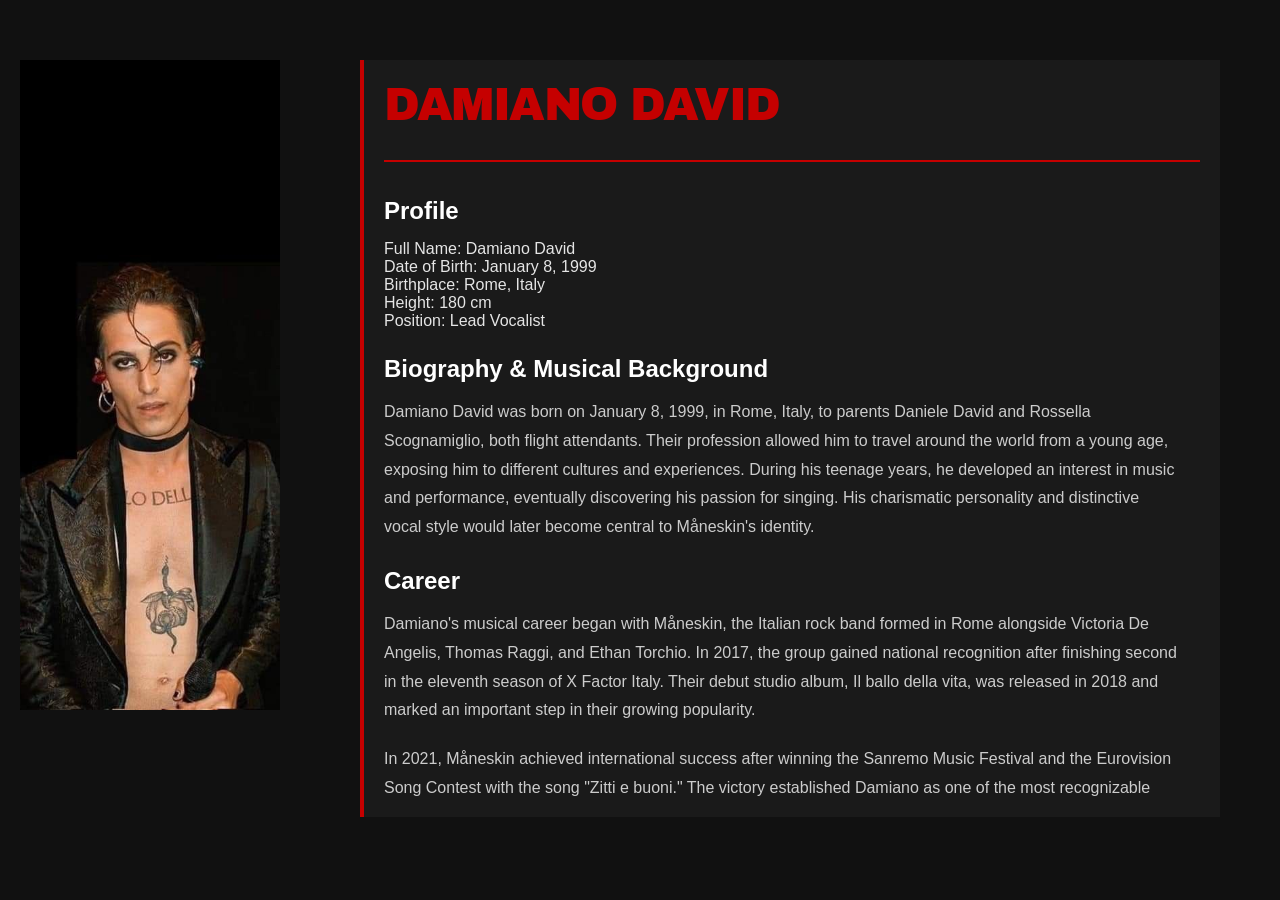
<file: damiano.html>
<!DOCTYPE html>
<html lang="en">
<head>
    <meta charset="UTF-8">
    <meta name="viewport" content="width=device-width, initial-scale=1.0">

    <title>Damiano David - Måneskin</title>

    <link rel="stylesheet" href="damiano.css">

    <link rel="preconnect" href="https://fonts.googleapis.com">
    <link rel="preconnect" href="https://fonts.gstatic.com" crossorigin>

    <link href="https://fonts.googleapis.com/css2?family=Archivo+Black&display=swap" rel="stylesheet">
</head>

<body>

    <div class="member-intro">

        <div class="member-photo">
            <img src="Damiano David wallpaper.jpg" alt="Damiano David">
        </div>

        <main>
            <article class="member-article">

                <h1>Damiano David</h1>

                <div class="intro-text">

                    <h2>Profile</h2>

                    <ul>
                        <li>Full Name: Damiano David</li>
                        <li>Date of Birth: January 8, 1999</li>
                        <li>Birthplace: Rome, Italy</li>
                        <li>Height: 180 cm</li>
                        <li>Position: Lead Vocalist</li>
                    </ul>

                    <h2>Biography &amp; Musical Background</h2>

                    <p>
                        Damiano David was born on January 8, 1999, in Rome, Italy,
                        to parents Daniele David and Rossella Scognamiglio, both
                        flight attendants. Their profession allowed him to travel
                        around the world from a young age, exposing him to different
                        cultures and experiences. During his teenage years, he
                        developed an interest in music and performance, eventually
                        discovering his passion for singing. His charismatic
                        personality and distinctive vocal style would later become
                        central to Måneskin's identity.
                    </p>

                    <h2>Career</h2>

                    <p>
                        Damiano's musical career began with Måneskin, the Italian
                        rock band formed in Rome alongside Victoria De Angelis,
                        Thomas Raggi, and Ethan Torchio. In 2017, the group gained
                        national recognition after finishing second in the eleventh
                        season of X Factor Italy. Their debut studio album,
                        Il ballo della vita, was released in 2018 and marked an
                        important step in their growing popularity.
                    </p>

                    <p>
                        In 2021, Måneskin achieved international success after
                        winning the Sanremo Music Festival and the Eurovision
                        Song Contest with the song "Zitti e buoni." The victory
                        established Damiano as one of the most recognizable rock
                        vocalists of his generation. The band's success continued
                        with the release of Teatro d'ira: Vol. I in 2021 and
                        Rush! in 2023, followed by international tours and
                        performances at major music festivals.
                    </p>

                    <h2>Solo Activity &amp; Life During the Band's Hiatus</h2>

                    <p>
                        In 2024, Damiano began exploring his artistic identity
                        outside Måneskin. He launched his solo career with the
                        single "Silverlines," produced by Labrinth, followed by
                        "Born With a Broken Heart." These releases introduced
                        a more personal and emotionally expressive side of his
                        music, moving away from the band's characteristic
                        rock sound.
                    </p>

                    <p>
                        In May 2025, he released his debut solo album,
                        Funny Little Fears. The record explored themes of
                        vulnerability, anxiety, personal growth, and
                        self-discovery. Through this project, Damiano
                        demonstrated his versatility as a singer-songwriter
                        and began a new chapter in his career while remaining
                        associated with Måneskin.
                    </p>

                    <h2>Behind the Microphone</h2>

                    <p>
                        • Stage Presence: Damiano is widely recognized for his
                        charismatic performances, expressive movements, and
                        powerful vocal delivery.
                    </p>

                    <p>
                        • Fashion &amp; Identity: His distinctive style, often
                        combining bold outfits, dramatic makeup, and elegant
                        fashion, has made him a notable figure in contemporary
                        music and fashion.
                    </p>

                    <p>
                        • Artistic Expression: Through both Måneskin and his
                        solo work, Damiano has emphasized individuality,
                        emotional honesty, and freedom of expression.
                    </p>

                    <a href="index.html" class="back-home">← Back to Home</a>

                </div>

            </article>
        </main>

    </div>

</body>
</html>
</file>
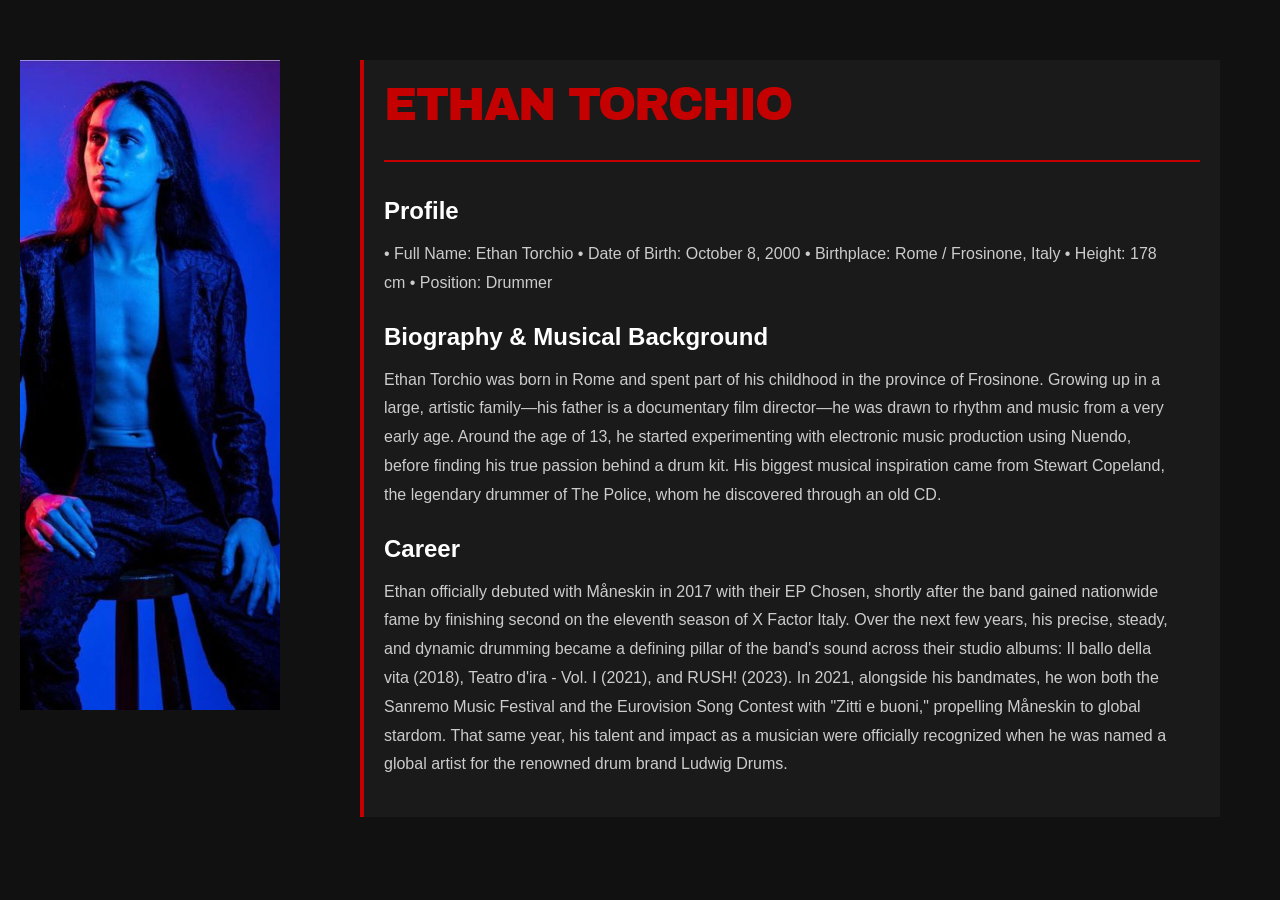
<file: ethan.html>
<!DOCTYPE html>
<html lang="en">
  
<head>
    <meta charset="UTF-8">
    <meta name="viewport" content="width=device-width, initial-scale=1.0">

    <title>Ethan Torchio - Måneskin</title>

    <link rel="stylesheet" href="ethan.css">

    <link rel="preconnect" href="https://fonts.googleapis.com">
    <link rel="preconnect" href="https://fonts.gstatic.com" crossorigin>

   <link href="https://fonts.googleapis.com/css2?family=Archivo+Black&display=swap" rel="stylesheet">
<body>

           <div class="member-intro">

    <div class="member-photo">
        <img src="ethan torchio.jpg" alt="Ethan Torchio">
    </div>

    <main>
        <article class="member-article">

       <h1>Ethan Torchio</h1>

    <div class="intro-text">

        <h2>Profile</h2>

                 <p>• Full Name: Ethan Torchio
                 • Date of Birth: October 8, 2000
                 • Birthplace: Rome / Frosinone, Italy
                 • Height: 178 cm
                 • Position: Drummer</p>

            <h2>Biography & Musical Background</h2>

                 <p>Ethan Torchio was born in Rome and spent part of his childhood in the province of Frosinone. Growing up in a large, artistic family—his father is a documentary film director—he was drawn to rhythm and music from a very early age. Around the age of 13, he started experimenting with electronic music production using Nuendo, before finding his true passion behind a drum kit. His biggest musical inspiration came from Stewart Copeland, the legendary drummer of The Police, whom he discovered through an old CD.</p>

        <h2>Career</h2>

                 <p>Ethan officially debuted with Måneskin in 2017 with their EP Chosen, shortly after the band gained nationwide fame by finishing second on the eleventh season of X Factor Italy. Over the next few years, his precise, steady, and dynamic drumming became a defining pillar of the band's sound across their studio albums: Il ballo della vita (2018), Teatro d'ira - Vol. I (2021), and RUSH! (2023).
                 In 2021, alongside his bandmates, he won both the Sanremo Music Festival and the Eurovision Song Contest with "Zitti e buoni," propelling Måneskin to global stardom. That same year, his talent and impact as a musician were officially recognized when he was named a global artist for the renowned drum brand Ludwig Drums.</p>
            
            <h2>Solo Activity & Life During the Band's Hiatus</h2>

                 <p>Following the conclusion of the RUSH! World Tour in 2024, Måneskin entered an indefinite break so the members could explore personal and individual projects. While his bandmates stepped into the spotlight with solo releases and tours, Ethan—true to his naturally introverted and thoughtful personality—chose to step away from public attention and maintain a very low profile.
                 During this quiet period out of the limelight, he kept his solo output minimal, focusing on personal life and subtle behind-the-scenes projects, most notably composing the drum soundtrack for the 2024 mental health documentary Ogni Pensiero Vola.</p>
           
            <h2>Behind the Drums</h2>

                 <p>• The Quiet Anchor: Unlike the loud, extroverted energy of his bandmates on stage, Ethan is known for being calm, reserved, and deeply focused during interviews and performances.</p>
            
                 <p>• Signature Look: He has maintained his signature long, dark hair since childhood and is rarely seen without it tied back or flowing during live shows.</p>
                 <p>• Personal Identity: He has openly described his orientation as "sexually free," reflecting the band's overall message of self-expression and breaking stereotypes</p>
        
            <a href="index.html" class="back-home">← Back to Home</a>

        </article>
    </main>

</body>
</html>
</file>
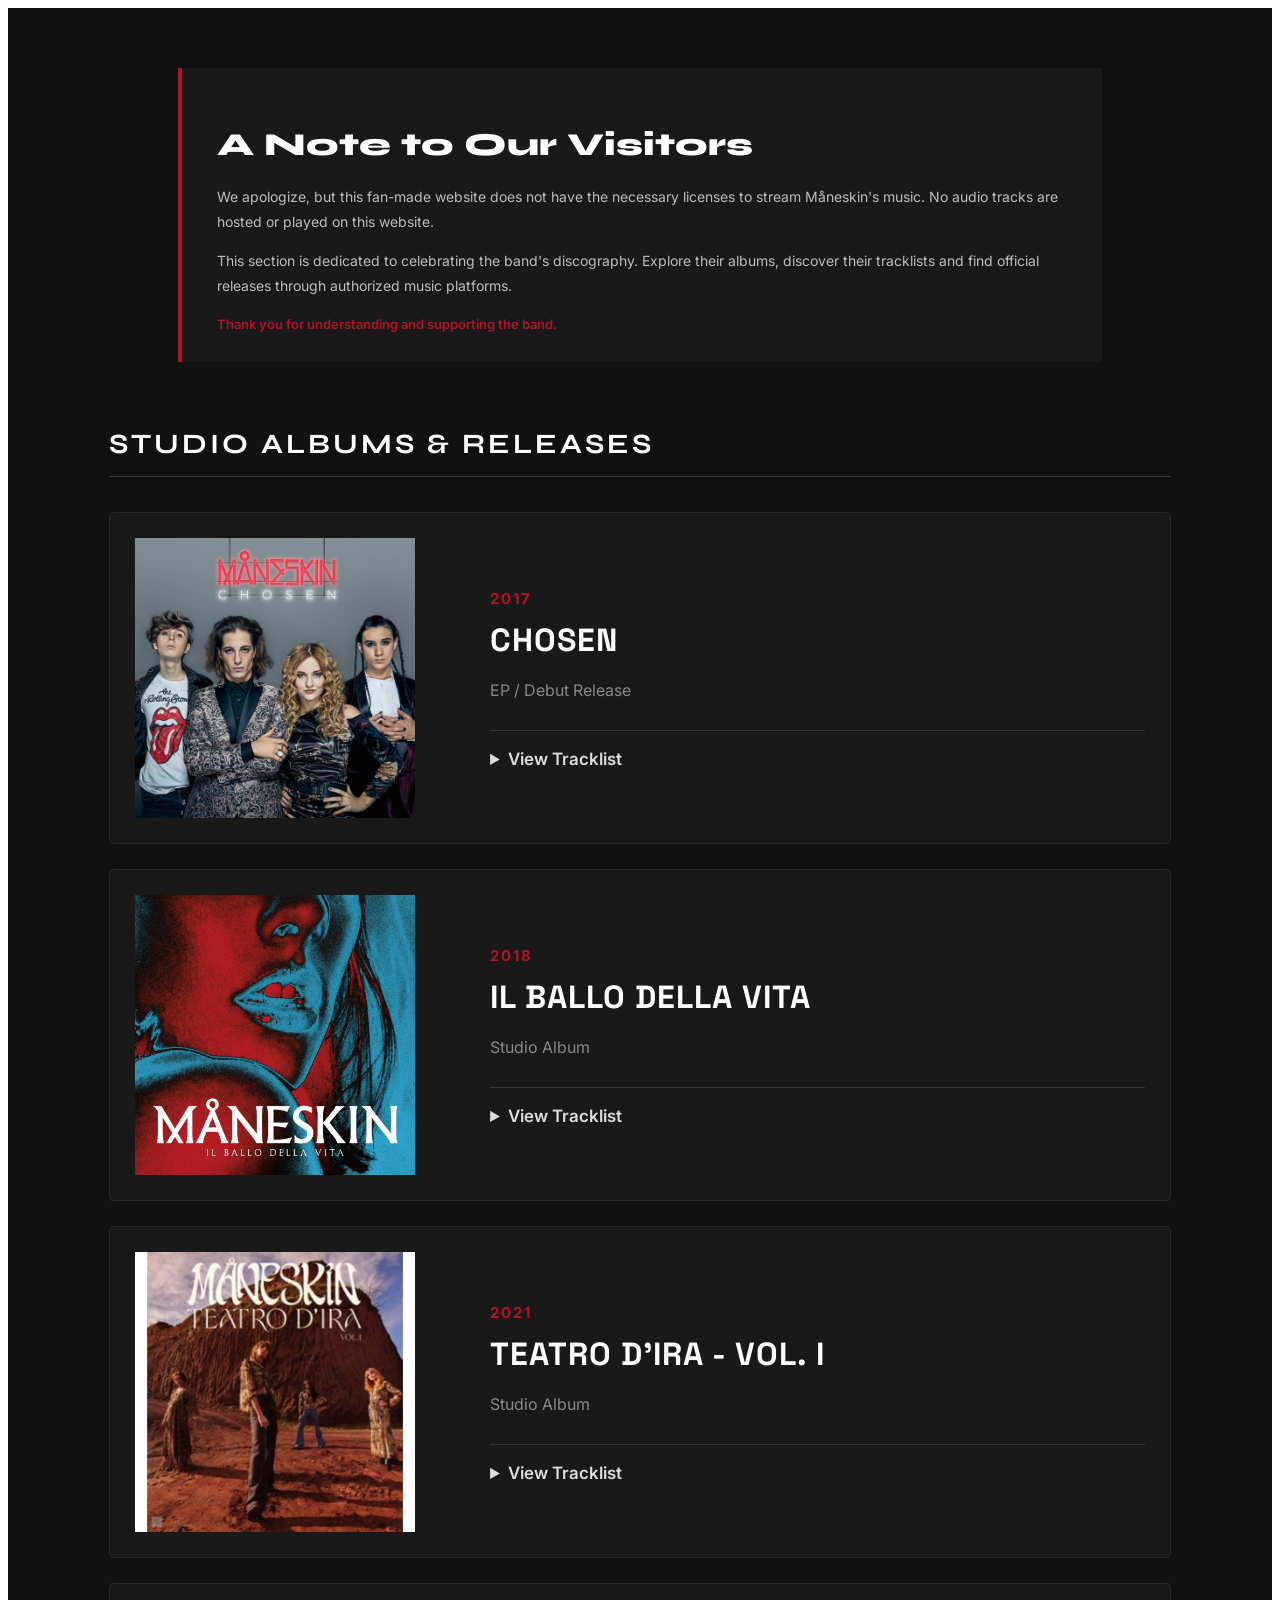
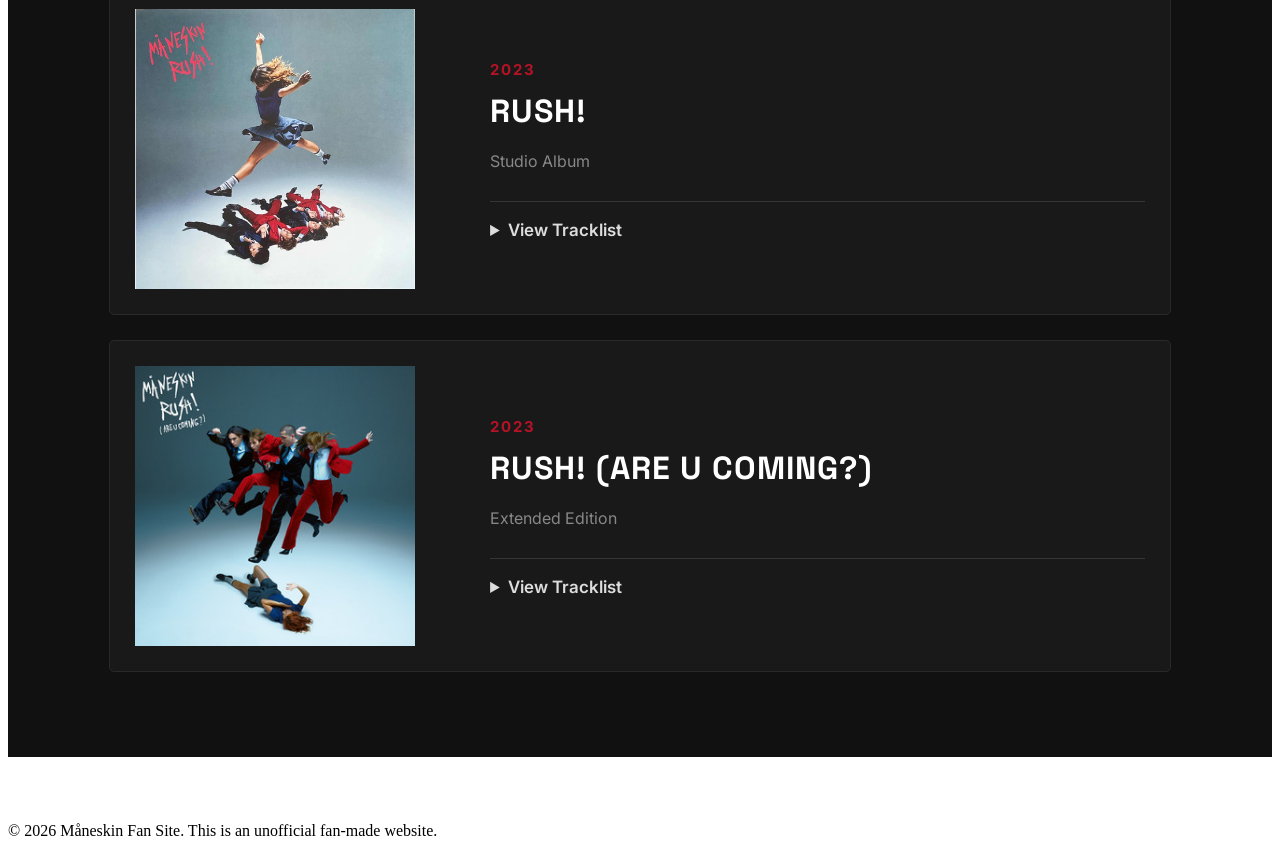
<file: music.html>
<!DOCTYPE html>
<html lang="en">
<head>
    <meta charset="UTF-8">
    <meta name="viewport" content="width=device-width, initial-scale=1.0">
    <title>Måneskin Official Fan Site - Music</title>
    <link rel="stylesheet" href="music.css">
    <link rel="preconnect" href="https://fonts.googleapis.com">
    <link rel="preconnect" href="https://fonts.gstatic.com" crossorigin>
    <link href="https://fonts.googleapis.com/css2?family=Inter:wght@400;500;600&family=Space+Grotesk:wght@500;700&family=Syne:wght@700;800&display=swap" rel="stylesheet">
</head>
<body>

    
    <main class="music-page">

        <section class="music-intro">
            <div class="music-notice">
                <h1>A Note to Our Visitors</h1>
                <p>
                    We apologize, but this fan-made website does not have
                    the necessary licenses to stream Måneskin's music.
                    No audio tracks are hosted or played on this website.
                </p>
                <p>
                    This section is dedicated to celebrating the band's
                    discography. Explore their albums, discover their
                    tracklists and find official releases through
                    authorized music platforms.
                </p>
                <span>Thank you for understanding and supporting the band.</span>
            </div>
        </section>

        <section class="albums-section">
            <h2>STUDIO ALBUMS & RELEASES</h2>

            <div class="album-card" id="chosen">
                <img src="ab67616d0000b273fa0ab3a28b5c52d8a5f97045.jpg" alt="Chosen album cover">
                <div class="album-info">
                    <span class="album-year">2017</span>
                    <h3>CHOSEN</h3>
                    <p>EP / Debut Release</p>
                    <details>
                        <summary>View Tracklist</summary>
                        <ol>
                            <li>Chosen</li>
                            <li>Recovery</li>
                            <li>Vengo dalla Luna</li>
                            <li>Beggin'</li>
                            <li>Let's Get It Started</li>
                            <li>Somebody Told Me</li>
                        </ol>
                    </details>
                </div>
            </div>

            <div class="album-card"  id="il-ballo-della-vita">
                <img src="Il ballo della vita.jpg" alt="Il ballo della vita album cover">
                <div class="album-info">
                    <span class="album-year">2018</span>
                    <h3>IL BALLO DELLA VITA</h3>
                    <p>Studio Album</p>
                    <details>
                        <summary>View Tracklist</summary>
                        <ol>
                             <li>New Song</li>
                             <li>Torna a casa</li>
                             <li>L'altra dimensione</li>
                             <li>Sh*t Blvd</li>
                             <li>Fear for Nobody</li>
                             <li>Le parole lontane</li>
                             <li>Immortale (feat. Vegas Jones)</li>
                             <li>Lasciami stare</li>
                             <li>Are You Ready?</li>
                             <li>Close to the Top</li>
                             <li>Niente da dire</li>
                             <li>Morirò da re</li>
                         </ol>
                    </details>
                </div>
            </div>

            <div class="album-card" id="teatro-d-ira-vol-i">
                <img src="Teatro d ira.jpg" alt="Teatro d'ira Vol. I album cover">
                <div class="album-info">
                    <span class="album-year">2021</span>
                    <h3>TEATRO D'IRA - VOL. I</h3>
                    <p>Studio Album</p>
                    <details>
                        <summary>View Tracklist</summary>
                        <ol>
                            <li>Zitti e buoni</li>
                            <li>Coraline</li>
                            <li>Lividi sui gomiti</li>
                            <li>I Wanna Be Your Slave</li>
                            <li>In nome del padre</li>
                            <li>For Your Love</li>
                            <li>La paura del buio</li>
                            <li>Vent'anni</li>
                        </ol>
                    </details>
                </div>
            </div>

            <div class="album-card" id="rush">
                <img src="Rush.jpg" alt="Rush album cover">
                <div class="album-info">
                    <span class="album-year">2023</span>
                    <h3>RUSH!</h3>
                    <p>Studio Album</p>
                    <details>
                        <summary>View Tracklist</summary>
                        <ol>
                            <li>Own My Mind</li>
                            <li>Gossip</li>
                            <li>Timezone</li>
                            <li>Bla Bla Bla</li>
                            <li>Baby Said</li>
                            <li>Gasoline</li>
                            <li>Feel</li>
                            <li>Don't Wanna Sleep</li>
                            <li>Kool Kids</li>
                            <li>If Not for You</li>
                            <li>Read Your Diary</li>
                            <li>Mark Chapman</li>
                            <li>La Fine</li>
                            <li>Il Dono della Vita</li>
                        </ol>
                    </details>
                </div>
            </div>

            <div class="album-card">
                <img src="ab67616d00001e0260b8c830ea0cfc3854cb4037.jpg" alt="Rush Are U Coming album cover">
                <div class="album-info">
                    <span class="album-year">2023</span>
                    <h3>RUSH! (ARE U COMING?)</h3>
                    <p>Extended Edition</p>
                    <details>
                        <summary>View Tracklist</summary>
                        <ol>
                            <li>Honey (Are U Coming?)</li>
                            <li>Valentine</li>
                            <li>Off My Face</li>
                            <li>The Driver</li>
                            <li>Trastevere</li>
                            <li>Own My Mind</li>
                            <li>Gossip</li>
                            <li>Timezone</li>
                            <li>Bla Bla Bla</li>
                            <li>Baby Said</li>
                            <li>Gasoline</li>
                            <li>Feel</li>
                            <li>Don't Wanna Sleep</li>
                            <li>Kool Kids</li>
                            <li>If Not for You</li>
                            <li>Read Your Diary</li>
                            <li>Mark Chapman</li>
                            <li>La Fine</li>
                            <li>Il Dono della Vita</li>
                        </ol>
                    </details>
                </div>
            </div>

        </section>
    </main>

    <footer class="footer">
        <p>© 2026 Måneskin Fan Site. This is an unofficial fan-made website.</p>
    </footer>

</body>
</html>
</file>
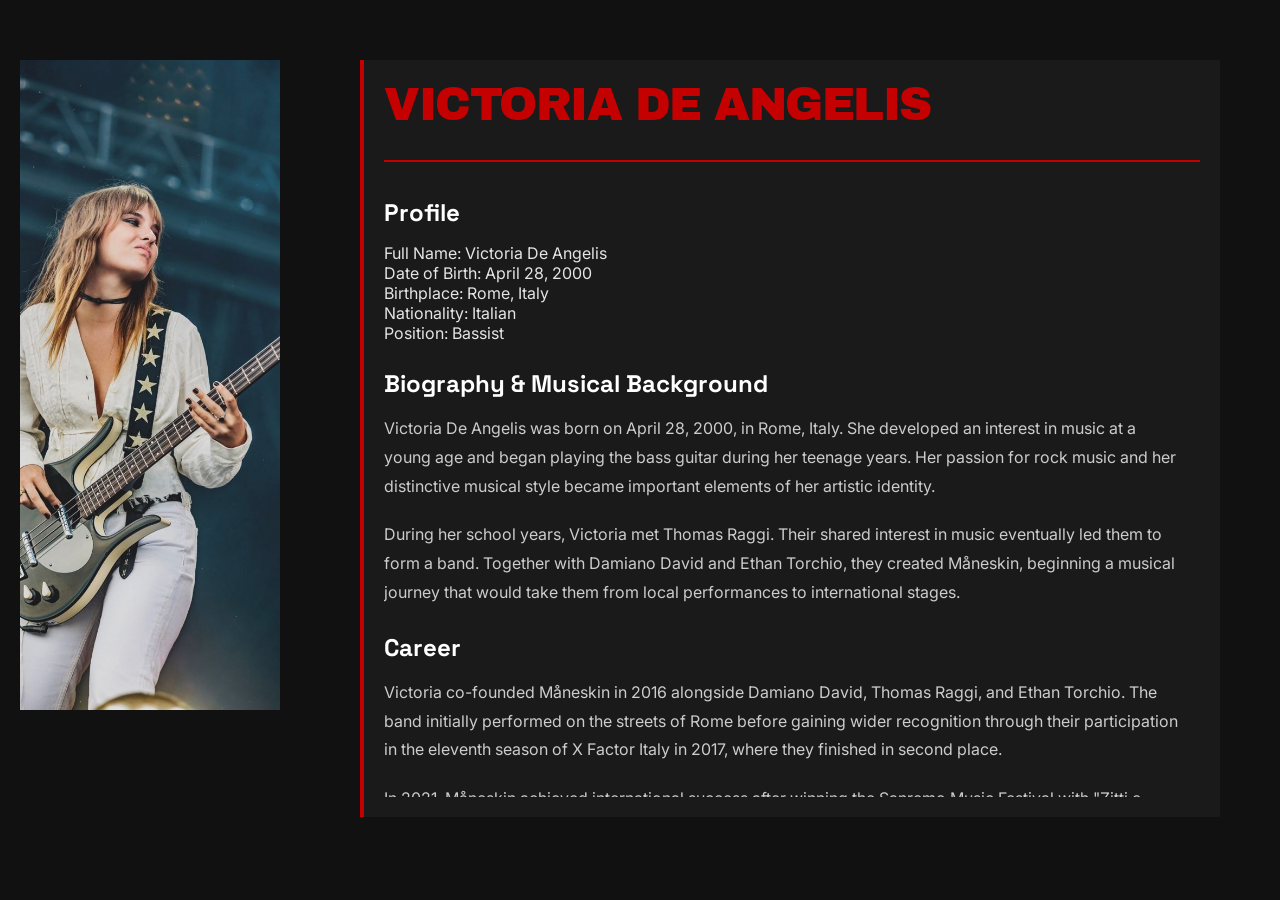
<file: victoria.html>
<!DOCTYPE html>
<html lang="en">
<head>
    <meta charset="UTF-8">
    <meta name="viewport" content="width=device-width, initial-scale=1.0">

    <title>Victoria De Angelis - Måneskin</title>

    <link rel="stylesheet" href="victoria.css">

    <link rel="preconnect" href="https://fonts.googleapis.com">
    <link rel="preconnect" href="https://fonts.gstatic.com" crossorigin>

    <link href="https://fonts.googleapis.com/css2?family=Archivo+Black&display=swap" rel="stylesheet">
    <link href="https://fonts.googleapis.com/css2?family=Space+Grotesk:wght@500;700&display=swap" rel="stylesheet">
    <link href="https://fonts.googleapis.com/css2?family=Inter:wght@400;500;700&display=swap" rel="stylesheet">
</head>

<body>

    <div class="member-intro">

        <div class="member-photo">
            <img src="Victoria.jpg" alt="Victoria De Angelis">
        </div>

        <main>
            <article class="member-article">

                <h1>Victoria De Angelis</h1>

                <div class="intro-text">

                    <h2>Profile</h2>

                    <ul>
                        <li>Full Name: Victoria De Angelis</li>
                        <li>Date of Birth: April 28, 2000</li>
                        <li>Birthplace: Rome, Italy</li>
                        <li>Nationality: Italian</li>
                        <li>Position: Bassist</li>
                    </ul>

                    <h2>Biography &amp; Musical Background</h2>

                    <p>
                        Victoria De Angelis was born on April 28, 2000, in Rome,
                        Italy. She developed an interest in music at a young age
                        and began playing the bass guitar during her teenage
                        years. Her passion for rock music and her distinctive
                        musical style became important elements of her artistic
                        identity.
                    </p>

                    <p>
                        During her school years, Victoria met Thomas Raggi.
                        Their shared interest in music eventually led them to
                        form a band. Together with Damiano David and Ethan
                        Torchio, they created Måneskin, beginning a musical
                        journey that would take them from local performances
                        to international stages.
                    </p>

                    <h2>Career</h2>

                    <p>
                        Victoria co-founded Måneskin in 2016 alongside
                        Damiano David, Thomas Raggi, and Ethan Torchio.
                        The band initially performed on the streets of Rome
                        before gaining wider recognition through their
                        participation in the eleventh season of X Factor Italy
                        in 2017, where they finished in second place.
                    </p>

                    <p>
                        In 2021, Måneskin achieved international success after
                        winning the Sanremo Music Festival with "Zitti e buoni"
                        and subsequently winning the Eurovision Song Contest.
                        Their success brought the band worldwide recognition,
                        leading to international tours, major festival
                        appearances, and the release of albums such as
                        Teatro d'ira: Vol. I and Rush!
                    </p>

                    <h2>Musical Style &amp; Influences</h2>

                    <p>
                        Victoria's bass playing is an essential part of
                        Måneskin's sound. Her performances combine rhythmic
                        precision with the energy and attitude associated
                        with rock music.
                    </p>

                    <p>
                        Her musical influences include rock, alternative
                        music, and punk. These styles have contributed to
                        the band's distinctive sound and energetic stage
                        performances.
                    </p>

                    <h2>Behind the Bass</h2>

                    <p>
                        • Stage Presence: Victoria is known for her energetic
                        performances and confident presence on stage.
                    </p>

                    <p>
                        • Fashion &amp; Identity: Her style often combines
                        punk-inspired outfits, bold accessories, and
                        distinctive stage looks.
                    </p>

                    <p>
                        • Musical Identity: As the band's bassist and
                        co-founder, she has played an important role in
                        shaping Måneskin's musical direction and identity.
                    </p>

                    <a href="index.html" class="back-home">← Back to Home</a>

                </div>

            </article>
        </main>

    </div>

</body>
</html>
</file>
<file: damiano.css>
* {
    margin: 0;
    padding: 0;
    box-sizing: border-box;
}

html, body {
    width: 100%;
    min-height: 100%;
}

body {
    background: #111;
    color: #e5e5e5;
    font-family: 'Inter', sans-serif;
}

main {
    width: 100%;
    padding: 40px;
}

.member-article {
    max-width: 1250px;
    margin: 0 auto;
    padding: 20px;
    background: #1a1a1a;
    border-left: 4px solid #c50000;
}

.member-article h1 {
    font-family: 'Archivo Black', sans-serif;
    font-size: 46px;
    font-weight: 400;
    color: #c50000;
    letter-spacing: -1.5px;
    text-transform: uppercase;
    margin-bottom: 35px;
    border-bottom: 2px solid #c50000;
    padding-bottom: 30px;
}

.member-intro {
    display: grid;
    grid-template-columns: 260px minmax(0, 1fr);
    gap: 40px;
    align-items: start;
    padding: 20px;
}

.member-photo {
    width: 100%;
    height: 650px;
    overflow: hidden;
    position: relative;
    top: 40px;
}

.member-photo img {
    display: block;
    width: 100%;
    height: 100%;
    object-fit: cover;
    object-position: center;
}

.intro-text {
    height: 600px;
    overflow-y: auto;
    padding-right: 20px;
}

.intro-text h2 {
    font-family: 'Space Grotesk', sans-serif;
    font-size: 24px;
    color: #fff;
    margin: 25px 0 15px;
}

.intro-text h2:first-child {
    margin-top: 0;
}

.intro-text p {
    font-family: 'Inter', sans-serif;
    font-size: 16px;
    line-height: 1.8;
    color: #ccc;
    margin-bottom: 20px;
}

.intro-text::-webkit-scrollbar {
    width: 5px;
}

.intro-text::-webkit-scrollbar-track {
    background: #292929;
}

.intro-text::-webkit-scrollbar-thumb {
    background: #c50000;
    border-radius: 10px;
}

.back-home {
    display: inline-block;
    margin-top: 25px;
    color: #c50000;
    text-decoration: none;
    font-weight: 700;
    font-family: 'Inter', sans-serif;
}

.back-home:hover {
    color: #fff;
}

@media (max-width: 800px) {
    main {
        padding: 15px;
    }

    .member-article {
        padding: 25px;
    }

    .member-intro {
        grid-template-columns: 1fr;
    }

    .member-photo {
        width: 100%;
        max-width: 350px;
        height: 450px;
    }

    .intro-text {
        height: auto;
        overflow: visible;
    }

    .member-article h1 {
        font-size: 32px;
    }
}
</file>
<file: ethan.css>
* {
    margin: 0;
    padding: 0;
    box-sizing: border-box;
}

html, body {
    width: 100%;
    min-height: 100%;
}

body {
    background: #111;
    color: #e5e5e5;
    font-family: 'Inter', sans-serif;
}

main {
    width: 100%;
    padding: 40px;
}

.member-article {
    max-width: 1250px;
    margin: 0 auto;
    padding: 20px;
    background: #1a1a1a;
    border-left: 4px solid #c50000;
}

.member-article h1 {
    font-family: 'Archivo Black', sans-serif;
    font-size: 46px;
    font-weight: 400;
    color: #c50000;
    letter-spacing: -1.5px;
    text-transform: uppercase;
    margin-bottom: 35px;
    border-bottom: 2px solid #c50000;
    padding-bottom: 30px;
}

.member-intro {
    display: grid;
    grid-template-columns: 260px minmax(0, 1fr);
    gap: 40px;
    align-items: start;
    padding: 20px;
}

.member-photo {
    width: 100%;
    height: 650px;
    overflow: hidden;
    position: relative;
    top: 40px;
}

.member-photo img {
    display: block;
    width: 100%;
    height: 100%;
    object-fit: cover;
    object-position: center;
}

.intro-text {
    height: 600px;
    overflow-y: auto;
    padding-right: 20px;
}

.intro-text h2 {
    font-family: 'Space Grotesk', sans-serif;
    font-size: 24px;
    color: #fff;
    margin: 25px 0 15px;
}

.intro-text h2:first-child {
    margin-top: 0;
}

.intro-text p {
    font-family: 'Inter', sans-serif;
    font-size: 16px;
    line-height: 1.8;
    color: #ccc;
    margin-bottom: 20px;
}

.intro-text::-webkit-scrollbar {
    width: 5px;
}

.intro-text::-webkit-scrollbar-track {
    background: #292929;
}

.intro-text::-webkit-scrollbar-thumb {
    background: #c50000;
    border-radius: 10px;
}

.back-home {
    display: inline-block;
    margin-top: 25px;
    color: #c50000;
    text-decoration: none;
    font-weight: 700;
    font-family: 'Inter', sans-serif;
}

.back-home:hover {
    color: #fff;
}

@media (max-width: 800px) {
    main {
        padding: 15px;
    }

    .member-article {
        padding: 25px;
    }

    .member-intro {
        grid-template-columns: 1fr;
    }

    .member-photo {
        width: 100%;
        max-width: 350px;
        height: 450px;
    }

    .intro-text {
        height: auto;
        overflow: visible;
    }

    .member-article h1 {
        font-size: 32px;
    }
}
</file>
<file: music.css>
.music-page {
    background: #111;
    color: #e5e5e5;
    min-height: 100vh;
    padding: 60px 8%;
    font-family: 'Inter', sans-serif;
}

.music-intro {
    max-width: 1000px;
    margin: 0 auto 65px;
}

.music-notice {
    max-width: 850px;
    margin: 0 auto;
    padding: 30px 35px;
    background: #191919;
    border-left: 4px solid #b31325;
    text-align: left;
}

.music-notice h1 {
    font-family: 'Syne', sans-serif;
    font-size: 32px;
    font-weight: 800;
    color: #fff;
    margin-bottom: 20px;
}

.music-notice p {
    color: #bdbdbd;
    font-size: 14px;
    line-height: 1.8;
    margin-bottom: 12px;
}

.music-notice span {
    display: block;
    margin-top: 18px;
    color: #b31325;
    font-size: 13px;
    font-weight: 600;
}

.albums-section {
    max-width: 1100px;
    margin: 0 auto;
}

.albums-section > h2 {
    font-family: 'Syne', sans-serif;
    font-size: 28px;
    letter-spacing: 3px;
    color: #fff;
    margin-bottom: 35px;
    padding-bottom: 15px;
    border-bottom: 1px solid #383838;
}

.music-page .album-card {
    display: flex;
    align-items: center;
    gap: 75px;
    padding: 25px;
    margin-bottom: 25px;
    background: #191919;
    border: 1px solid #292929;
    border-radius: 5px;
    transition: border-color 0.3s ease;
}

.music-page .album-card:hover {
    border-color: #b31325;
}

.music-page .album-card > img {
    
    width: 280px;
    height: 100%;
    object-fit: contain;
    flex-shrink: 0;
    background: #000;
 
    
}

.album-info {
    flex: 1;
    padding: 10px 0;
    min-width: 0;
}

.album-year {
    color: #b31325;
    font-size: 15px;
    font-weight: 700;
    letter-spacing: 2px;
}

.album-info h3 {
    font-family: 'Space Grotesk', sans-serif;
    font-size: 32px;
    color: #fff;
    margin: 12px 0 10px;
    letter-spacing: 1px;
}

.album-info > p {
    color: #888;
    font-size: 16px;
    margin-bottom: 25px;
    line-height: 1.8;
}

.album-info details {
    border-top: 1px solid #353535;
    padding-top: 18px;
}

.album-info summary {
    color: #ddd;
    font-size: 17px;
    font-weight: 600;
    cursor: pointer;
    transition: color 0.3s ease;
}

.album-info summary:hover {
    color: #b31325;
}

.album-info ol {
    margin: 18px 0 5px 20px;
    color: #aaa;
    line-height: 2.1;
    font-size: 15px;
}

.album-info li {
    padding-left: 5px;
}

.footer {
    margin-top: 65px;
}

@media (max-width: 768px) {
    .music-page {
        padding: 40px 5%;
    }

    .music-notice {
        padding: 22px;
    }

    .music-notice h1 {
        font-size: 25px;
    }

    .music-page .album-card {
        gap: 18px;
        padding: 18px;
    }

    .music-page .album-card > img {
        width: 100px;
        height: 100px;
    }

    .album-info h3 {
        font-size: 19px;
    }

    .albums-section > h2 {
        font-size: 21px;
    }
}

@media (max-width: 420px) {
    .music-page .album-card {
        flex-direction: column;
    }

    .music-page .album-card > img {
        width: 120px;
        height: 120px;
    }
}
</file>
<file: victoria.css>
* {
    margin: 0;
    padding: 0;
    box-sizing: border-box;
}

html, body {
    width: 100%;
    min-height: 100%;
}

body {
    background: #111;
    color: #e5e5e5;
    font-family: 'Inter', sans-serif;
}

main {
    width: 100%;
    padding: 40px;
}

.member-article {
    max-width: 1250px;
    margin: 0 auto;
    padding: 20px;
    background: #1a1a1a;
    border-left: 4px solid #c50000;
}

.member-article h1 {
    font-family: 'Archivo Black', sans-serif;
    font-size: 46px;
    font-weight: 400;
    color: #c50000;
    letter-spacing: -1.5px;
    text-transform: uppercase;
    margin-bottom: 35px;
    border-bottom: 2px solid #c50000;
    padding-bottom: 30px;
}

.member-intro {
    display: grid;
    grid-template-columns: 260px minmax(0, 1fr);
    gap: 40px;
    align-items: start;
    padding: 20px;
}

.member-photo {
    width: 100%;
    height: 650px;
    overflow: hidden;
    position: relative;
    top: 40px;
}

.member-photo img {
    display: block;
    width: 100%;
    height: 100%;
    object-fit: cover;
    object-position: center;
}

.intro-text {
    height: 600px;
    overflow-y: auto;
    padding-right: 20px;
}

.intro-text h2 {
    font-family: 'Space Grotesk', sans-serif;
    font-size: 24px;
    color: #fff;
    margin: 25px 0 15px;
}

.intro-text h2:first-child {
    margin-top: 0;
}

.intro-text p {
    font-family: 'Inter', sans-serif;
    font-size: 16px;
    line-height: 1.8;
    color: #ccc;
    margin-bottom: 20px;
}

.intro-text::-webkit-scrollbar {
    width: 5px;
}

.intro-text::-webkit-scrollbar-track {
    background: #292929;
}

.intro-text::-webkit-scrollbar-thumb {
    background: #c50000;
    border-radius: 10px;
}

.back-home {
    display: inline-block;
    margin-top: 25px;
    color: #c50000;
    text-decoration: none;
    font-weight: 700;
    font-family: 'Inter', sans-serif;
}

.back-home:hover {
    color: #fff;
}

@media (max-width: 800px) {
    main {
        padding: 15px;
    }

    .member-article {
        padding: 25px;
    }

    .member-intro {
        grid-template-columns: 1fr;
    }

    .member-photo {
        width: 100%;
        max-width: 350px;
        height: 450px;
    }

    .intro-text {
        height: auto;
        overflow: visible;
    }

    .member-article h1 {
        font-size: 32px;
    }
}
</file>
